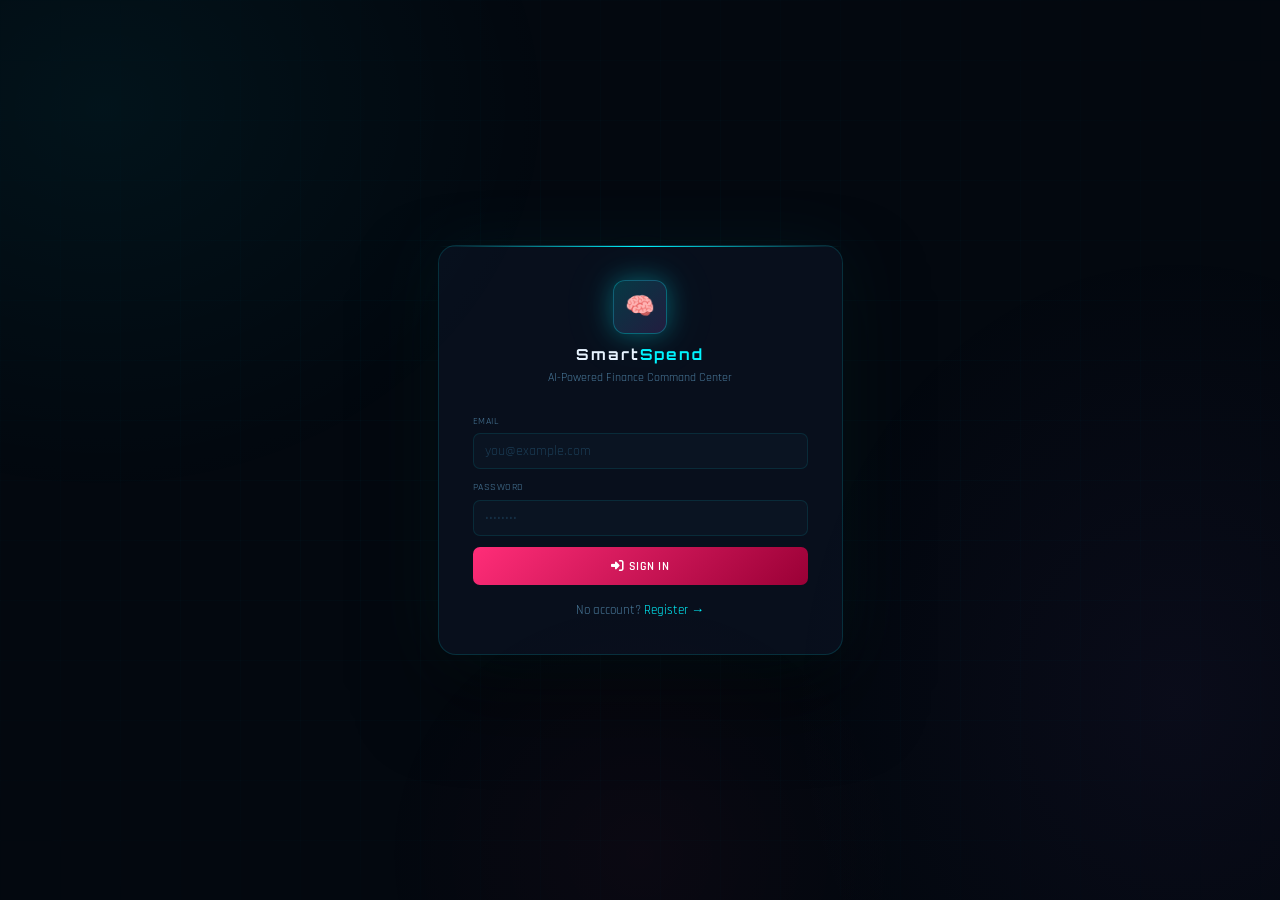
<file: templates/login.html>
<!DOCTYPE html><html lang="en"><head>
<meta charset="UTF-8"/><meta name="viewport" content="width=device-width,initial-scale=1"/>
<title>Login · SmartSpend AI</title>
<link rel="stylesheet" href="/static/css/theme.css"/>
<link href="https://cdnjs.cloudflare.com/ajax/libs/font-awesome/6.5.0/css/all.min.css" rel="stylesheet"/>
</head><body>
<div class="awrap">
  <div class="acard">
    <div class="alogo">
      <div class="amark">🧠</div>
      <h1>Smart<span>Spend</span></h1>
      <p>AI-Powered Finance Command Center</p>
    </div>
    <div id="msg" class="alert aerr"></div>
    <div class="fg"><label class="fl">Email</label><input type="email" class="fi" id="email" placeholder="you@example.com"/></div>
    <div class="fg"><label class="fl">Password</label><input type="password" class="fi" id="pw" placeholder="••••••••"/></div>
    <button class="btn bp" style="width:100%;justify-content:center;padding:11px" onclick="doLogin()"><i class="fas fa-sign-in-alt"></i> SIGN IN</button>
    <div style="text-align:center;margin-top:16px;font-size:.82rem;color:var(--txtd)">No account? <a href="/register" style="color:var(--cyan);text-decoration:none">Register →</a></div>
  </div>
</div>
<script>
async function doLogin(){
  const email=document.getElementById('email').value;
  const pw=document.getElementById('pw').value;
  const msg=document.getElementById('msg');
  msg.style.display='none';
  try{
    const r=await fetch('/api/login',{method:'POST',headers:{'Content-Type':'application/json'},body:JSON.stringify({email,password:pw})});
    const d=await r.json();
    if(r.ok){localStorage.setItem('token',d.token);localStorage.setItem('user',JSON.stringify(d.user));location.href='/dashboard';}
    else{msg.textContent=d.error||'Login failed';msg.style.display='block';}
  }catch(e){msg.textContent='Connection error';msg.style.display='block';}
}
document.addEventListener('keydown',e=>{if(e.key==='Enter')doLogin();});
if(localStorage.getItem('token'))location.href='/dashboard';
</script>
</body></html>
</file>
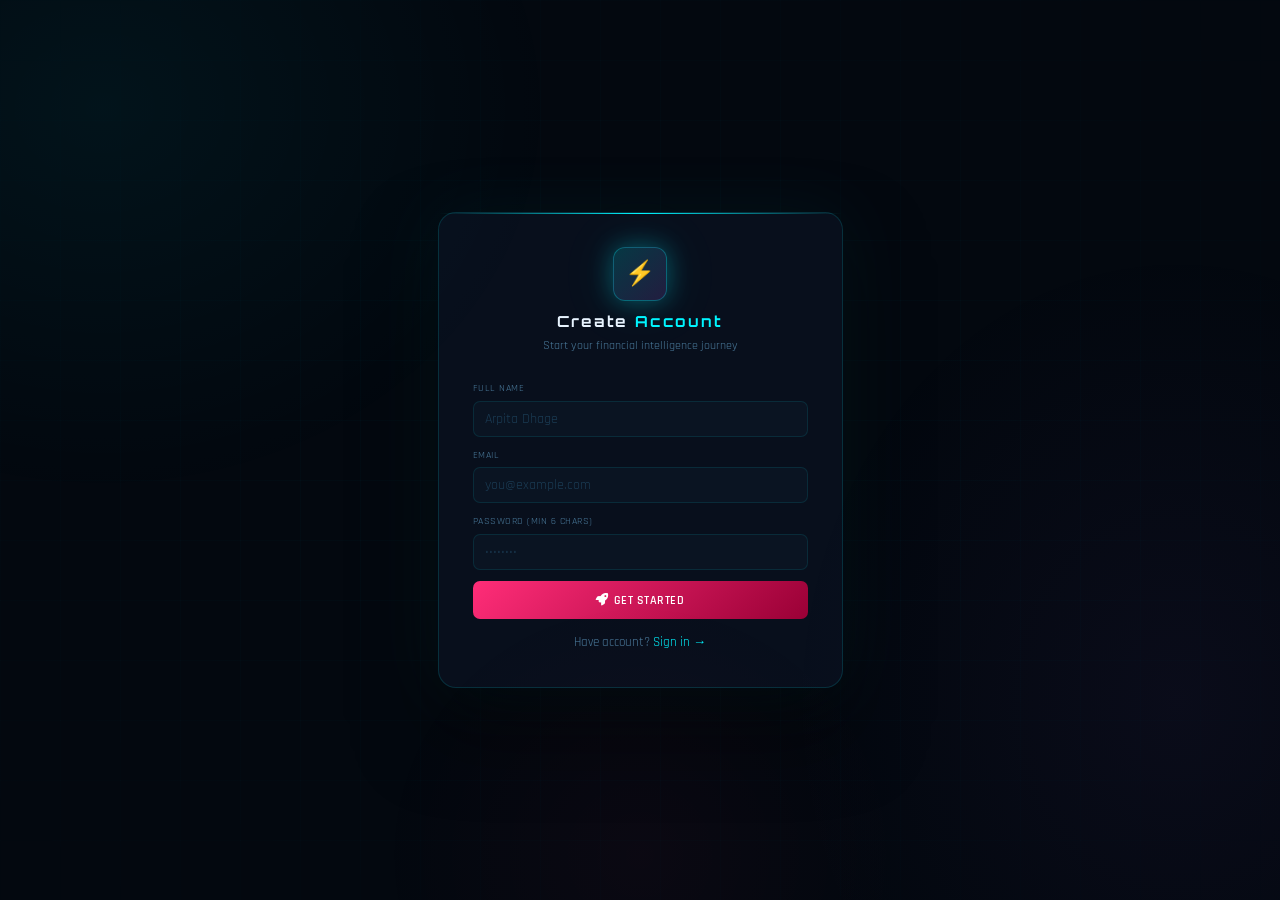
<file: templates/register.html>
<!DOCTYPE html><html lang="en"><head>
<meta charset="UTF-8"/><meta name="viewport" content="width=device-width,initial-scale=1"/>
<title>Register · SmartSpend AI</title>
<link rel="stylesheet" href="/static/css/theme.css"/>
<link href="https://cdnjs.cloudflare.com/ajax/libs/font-awesome/6.5.0/css/all.min.css" rel="stylesheet"/>
</head><body>
<div class="awrap">
  <div class="acard">
    <div class="alogo">
      <div class="amark">⚡</div>
      <h1>Create <span>Account</span></h1>
      <p>Start your financial intelligence journey</p>
    </div>
    <div id="msg" class="alert aerr"></div>
    <div class="fg"><label class="fl">Full Name</label><input type="text" class="fi" id="name" placeholder="Arpita Dhage"/></div>
    <div class="fg"><label class="fl">Email</label><input type="email" class="fi" id="email" placeholder="you@example.com"/></div>
    <div class="fg"><label class="fl">Password (min 6 chars)</label><input type="password" class="fi" id="pw" placeholder="••••••••"/></div>
    <button class="btn bp" style="width:100%;justify-content:center;padding:11px" onclick="doReg()"><i class="fas fa-rocket"></i> GET STARTED</button>
    <div style="text-align:center;margin-top:14px;font-size:.82rem;color:var(--txtd)">Have account? <a href="/login" style="color:var(--cyan);text-decoration:none">Sign in →</a></div>
  </div>
</div>
<script>
async function doReg(){
  const name=document.getElementById('name').value.trim();
  const email=document.getElementById('email').value.trim();
  const pw=document.getElementById('pw').value;
  const msg=document.getElementById('msg');
  if(!name||!email||!pw){msg.textContent='All fields required';msg.style.display='block';return;}
  try{
    const r=await fetch('/api/register',{method:'POST',headers:{'Content-Type':'application/json'},body:JSON.stringify({name,email,password:pw})});
    const d=await r.json();
    if(r.ok){localStorage.setItem('token',d.token);localStorage.setItem('user',JSON.stringify(d.user));location.href='/dashboard';}
    else{msg.textContent=d.error||'Registration failed';msg.style.display='block';}
  }catch(e){msg.textContent='Connection error';msg.style.display='block';}
}
document.addEventListener('keydown',e=>{if(e.key==='Enter')doReg();});
</script>
</body></html>
</file>
<file: static/css/theme.css>
@import url('https://fonts.googleapis.com/css2?family=Orbitron:wght@400;600;700;900&family=Rajdhani:wght@300;400;500;600;700&family=JetBrains+Mono:wght@400;600;700&display=swap');
:root{
  --bg:#03080F;--bg2:#060D18;--bgc:#080F1C;--bge:#0A1422;
  --cyan:#00F5FF;--pink:#FF2D78;--purple:#9B5DE5;--green:#00E676;--amber:#FFB800;
  --cdim:rgba(0,245,255,0.1);--pdim:rgba(255,45,120,0.1);--vdim:rgba(155,93,229,0.1);--gdim:rgba(0,230,118,0.1);--adim:rgba(255,184,0,0.1);
  --bdr:rgba(0,245,255,0.1);--bdrh:rgba(0,245,255,0.35);
  --txt:#E8F4FF;--txtd:#4A7A9B;--txtm:#1A3A52;
  --glow-c:0 0 24px rgba(0,245,255,0.3),0 0 60px rgba(0,245,255,0.1);
  --glow-p:0 0 24px rgba(255,45,120,0.3),0 0 60px rgba(255,45,120,0.1);
  --glow-g:0 0 24px rgba(0,230,118,0.3),0 0 60px rgba(0,230,118,0.1);
  --glow-a:0 0 24px rgba(255,184,0,0.3),0 0 60px rgba(255,184,0,0.1);
  --ffd:'Orbitron',monospace;--ffb:'Rajdhani',sans-serif;--ffm:'JetBrains Mono',monospace;
}
*,*::before,*::after{margin:0;padding:0;box-sizing:border-box}
html{scroll-behavior:smooth}
body{font-family:var(--ffb);background:var(--bg);color:var(--txt);min-height:100vh;overflow-x:hidden;font-size:15px;line-height:1.5}
body::before{content:'';position:fixed;inset:0;z-index:0;pointer-events:none;background-image:linear-gradient(rgba(0,245,255,0.02) 1px,transparent 1px),linear-gradient(90deg,rgba(0,245,255,0.02) 1px,transparent 1px);background-size:60px 60px;mask-image:radial-gradient(ellipse 80% 80% at 50% 50%,black 30%,transparent 100%)}
body::after{content:'';position:fixed;inset:0;z-index:0;pointer-events:none;background:radial-gradient(ellipse 700px 600px at 8% 12%,rgba(0,245,255,0.05) 0%,transparent 65%),radial-gradient(ellipse 600px 700px at 92% 78%,rgba(155,93,229,0.05) 0%,transparent 65%),radial-gradient(ellipse 400px 400px at 50% 95%,rgba(255,45,120,0.035) 0%,transparent 65%)}
.nav{position:sticky;top:0;z-index:1000;background:rgba(3,8,15,0.95);backdrop-filter:blur(20px);border-bottom:1px solid var(--bdr);padding:0 22px;height:52px;display:flex;align-items:center;justify-content:space-between}
.nav::after{content:'';position:absolute;bottom:0;left:0;right:0;height:1px;background:linear-gradient(90deg,transparent,rgba(0,245,255,0.45),transparent)}
.nav-brand{display:flex;align-items:center;gap:9px;text-decoration:none}
.nav-brand .ico{width:27px;height:27px;border-radius:7px;background:linear-gradient(135deg,var(--cyan),var(--purple));display:flex;align-items:center;justify-content:center;font-size:.82rem;box-shadow:var(--glow-c)}
.nav-brand .lbl{font-family:var(--ffd);font-size:.73rem;font-weight:700;letter-spacing:.1em;color:var(--txt)}
.nav-brand .lbl span{color:var(--cyan)}
.nav-links{display:flex;align-items:center;gap:2px}
.nav-links a{color:var(--txtd);text-decoration:none;font-size:.76rem;font-weight:500;padding:5px 11px;border-radius:6px;transition:all .2s;font-family:var(--ffb)}
.nav-links a:hover{color:var(--cyan);background:rgba(0,245,255,0.08)}
.nav-links a.active{color:var(--cyan);background:rgba(0,245,255,0.1);border:1px solid rgba(0,245,255,0.2)}
.btn-out{background:rgba(255,45,120,0.1);border:1px solid rgba(255,45,120,0.25);color:var(--pink);padding:5px 12px;border-radius:6px;cursor:pointer;font-size:.74rem;font-weight:600;font-family:var(--ffb);transition:all .2s;margin-left:7px}
.btn-out:hover{background:rgba(255,45,120,0.2);box-shadow:var(--glow-p)}
.pg{position:relative;z-index:1;max-width:1340px;margin:0 auto;padding:22px 18px}
.card{background:var(--bgc);border:1px solid var(--bdr);border-radius:13px;padding:17px;position:relative;overflow:hidden;transition:border-color .25s,box-shadow .25s}
.card::before{content:'';position:absolute;top:0;left:0;right:0;height:1px;background:linear-gradient(90deg,transparent,rgba(0,245,255,0.2),transparent)}
.card:hover{border-color:rgba(0,245,255,0.18)}
.hc:hover{box-shadow:0 0 28px rgba(0,245,255,0.07)}
.hp:hover{box-shadow:0 0 28px rgba(255,45,120,0.07)}
.hg:hover{box-shadow:0 0 28px rgba(0,230,118,0.07)}
.ha:hover{box-shadow:0 0 28px rgba(255,184,0,0.07)}
.sgrid{display:grid;grid-template-columns:repeat(auto-fit,minmax(155px,1fr));gap:10px;margin-bottom:18px}
.sc{background:var(--bgc);border:1px solid var(--bdr);border-radius:11px;padding:14px;transition:all .25s;position:relative;overflow:hidden}
.sc .bot{position:absolute;bottom:0;left:0;right:0;height:2px}
.sc:hover{transform:translateY(-2px)}
.slbl{font-size:.64rem;color:var(--txtd);text-transform:uppercase;letter-spacing:.08em;margin-bottom:5px;font-family:var(--ffb)}
.sval{font-family:var(--ffm);font-size:1.4rem;font-weight:700;line-height:1}
.ssub{font-size:.65rem;color:var(--txtd);margin-top:4px}
.btn{display:inline-flex;align-items:center;gap:6px;padding:8px 16px;border-radius:7px;border:none;font-size:.78rem;font-weight:600;cursor:pointer;font-family:var(--ffb);letter-spacing:.04em;transition:all .2s;text-decoration:none;white-space:nowrap}
.bc{background:rgba(0,245,255,0.1);border:1px solid rgba(0,245,255,0.25);color:var(--cyan)}
.bc:hover{background:rgba(0,245,255,0.18);box-shadow:var(--glow-c)}
.bp{background:linear-gradient(135deg,var(--pink),#9A0036);border:none;color:#fff}
.bp:hover{box-shadow:var(--glow-p);opacity:.92}
.bv{background:linear-gradient(135deg,var(--purple),#4A0080);border:none;color:#fff}
.bv:hover{opacity:.92;box-shadow:var(--glow-p)}
.bg2{background:rgba(0,230,118,0.1);border:1px solid rgba(0,230,118,0.25);color:var(--green)}
.bg2:hover{background:rgba(0,230,118,0.18);box-shadow:var(--glow-g)}
.bgh{background:transparent;border:1px solid var(--bdr);color:var(--txtd)}
.bgh:hover{border-color:var(--bdrh);color:var(--txt)}
.fg{margin-bottom:11px}
.fl{display:block;font-size:.65rem;color:var(--txtd);margin-bottom:4px;text-transform:uppercase;letter-spacing:.05em}
.fi,.fs{width:100%;padding:8px 11px;background:var(--bge);border:1px solid var(--bdr);border-radius:7px;color:var(--txt);font-size:.85rem;font-family:var(--ffb);transition:all .2s}
.fi::placeholder{color:var(--txtm)}
.fi:focus,.fs:focus{outline:none;border-color:var(--cyan);box-shadow:0 0 0 3px rgba(0,245,255,0.07)}
.fs option{background:var(--bge)}
textarea.fi{resize:vertical;min-height:72px}
.mbg{display:none;position:fixed;inset:0;background:rgba(3,8,15,0.88);backdrop-filter:blur(12px);z-index:2000;align-items:center;justify-content:center;padding:14px}
.mbg.open{display:flex;animation:fadeIn .18s ease}
.modal{background:var(--bgc);border:1px solid rgba(0,245,255,0.18);border-radius:16px;padding:24px;width:100%;max-width:500px;position:relative;max-height:91vh;overflow-y:auto;box-shadow:0 0 80px rgba(0,245,255,0.06),0 40px 80px rgba(0,0,0,0.6)}
.modal::before{content:'';position:absolute;top:0;left:0;right:0;height:1px;background:linear-gradient(90deg,transparent,var(--cyan),transparent);border-radius:16px 16px 0 0}
.mtitle{font-family:var(--ffd);font-size:.75rem;letter-spacing:.12em;color:var(--cyan);margin-bottom:16px}
.mclose{position:absolute;top:11px;right:13px;background:none;border:none;color:var(--txtd);font-size:1.2rem;cursor:pointer;line-height:1;transition:color .2s}
.mclose:hover{color:var(--pink)}
.tbar{display:flex;gap:2px;background:var(--bge);border-radius:8px;padding:3px;margin-bottom:15px;border:1px solid var(--bdr)}
.tbtn{flex:1;padding:6px 8px;border-radius:6px;border:none;background:transparent;color:var(--txtd);font-size:.68rem;font-weight:600;cursor:pointer;font-family:var(--ffb);letter-spacing:.02em;transition:all .2s}
.tbtn.active{background:rgba(0,245,255,0.14);color:var(--cyan);border:1px solid rgba(0,245,255,0.2)}
.tpane{display:none}
.tpane.active{display:block}
.bdg{display:inline-flex;align-items:center;gap:3px;padding:2px 8px;border-radius:20px;font-size:.67rem;font-weight:600;font-family:var(--ffb)}
.bc2{background:rgba(0,245,255,0.09);color:var(--cyan);border:1px solid rgba(0,245,255,0.2)}
.bp2{background:rgba(255,45,120,0.09);color:var(--pink);border:1px solid rgba(255,45,120,0.2)}
.bg3{background:rgba(0,230,118,0.09);color:var(--green);border:1px solid rgba(0,230,118,0.2)}
.ba2{background:rgba(255,184,0,0.09);color:var(--amber);border:1px solid rgba(255,184,0,0.2)}
.bv2{background:rgba(155,93,229,0.09);color:var(--purple);border:1px solid rgba(155,93,229,0.2)}
.pt{height:5px;background:var(--bge);border-radius:3px;overflow:hidden}
.pf{height:100%;border-radius:3px;background:linear-gradient(90deg,var(--cyan),var(--purple));box-shadow:0 0 7px rgba(0,245,255,0.3);transition:width .5s ease}
.sl{font-family:var(--ffd);font-size:.6rem;font-weight:700;color:var(--txtd);text-transform:uppercase;letter-spacing:.12em;margin-bottom:11px;display:flex;align-items:center;gap:7px}
.sl::after{content:'';flex:1;height:1px;background:linear-gradient(90deg,var(--bdr),transparent)}
.hmg{display:flex;flex-wrap:wrap;gap:2px}
.hmc{width:10px;height:10px;border-radius:2px;background:var(--bge);border:1px solid rgba(0,245,255,0.03);transition:transform .1s;cursor:default}
.hmc:hover{transform:scale(1.4);z-index:1}
.hmc.g1{background:rgba(0,230,118,0.2)}
.hmc.g2{background:rgba(0,230,118,0.5);box-shadow:0 0 3px rgba(0,230,118,0.25)}
.hmc.g3{background:rgba(0,230,118,0.85);box-shadow:0 0 5px rgba(0,230,118,0.45)}
.hmc.rd{background:rgba(255,45,120,0.3)}
.toast{position:fixed;bottom:18px;right:18px;background:var(--bge);border:1px solid var(--cyan);color:var(--txt);padding:10px 15px;border-radius:8px;z-index:9999;display:none;font-size:.8rem;box-shadow:var(--glow-c);animation:slideUp .22s ease}
.toast.err{border-color:var(--pink);box-shadow:var(--glow-p)}
.toast.ok{border-color:var(--green);box-shadow:var(--glow-g)}
.tbl{width:100%;border-collapse:collapse}
.tbl th{padding:8px 11px;text-align:left;font-size:.61rem;color:var(--txtd);text-transform:uppercase;letter-spacing:.08em;border-bottom:1px solid var(--bdr);font-family:var(--ffd)}
.tbl td{padding:9px 11px;font-size:.82rem;border-bottom:1px solid rgba(0,245,255,0.03)}
.tbl tr:hover td{background:rgba(0,245,255,0.015)}
.gc{color:var(--cyan);text-shadow:0 0 12px rgba(0,245,255,0.5)}
.gp{color:var(--pink);text-shadow:0 0 12px rgba(255,45,120,0.5)}
.gg{color:var(--green);text-shadow:0 0 12px rgba(0,230,118,0.5)}
.ga{color:var(--amber);text-shadow:0 0 12px rgba(255,184,0,0.5)}
.gv{color:var(--purple);text-shadow:0 0 12px rgba(155,93,229,0.5)}
.alert{padding:9px 12px;border-radius:7px;font-size:.79rem;display:none;margin-bottom:10px}
.aerr{background:rgba(255,45,120,.08);border:1px solid rgba(255,45,120,.28);color:#FF8FAB}
.aok{background:rgba(0,230,118,.08);border:1px solid rgba(0,230,118,.28);color:#69F0AE}
.uz{border:2px dashed var(--bdr);border-radius:10px;padding:22px;text-align:center;cursor:pointer;transition:all .25s;background:var(--bge)}
.uz:hover{border-color:var(--cyan);background:rgba(0,245,255,0.04);box-shadow:var(--glow-c)}
.uz i{font-size:1.7rem;color:var(--txtd);display:block;margin-bottom:5px}
.awrap{min-height:100vh;display:flex;align-items:center;justify-content:center;padding:20px}
.acard{background:var(--bgc);border:1px solid rgba(0,245,255,0.14);border-radius:18px;padding:34px;width:100%;max-width:405px;position:relative;box-shadow:0 0 70px rgba(0,245,255,0.05),0 40px 80px rgba(0,0,0,0.5)}
.acard::before{content:'';position:absolute;top:0;left:0;right:0;height:1px;background:linear-gradient(90deg,transparent,var(--cyan),transparent);border-radius:18px 18px 0 0}
.alogo{text-align:center;margin-bottom:26px}
.amark{width:54px;height:54px;border-radius:12px;background:linear-gradient(135deg,rgba(0,245,255,0.18),rgba(155,93,229,0.18));border:1px solid rgba(0,245,255,0.28);display:flex;align-items:center;justify-content:center;font-size:1.5rem;margin:0 auto 10px;box-shadow:var(--glow-c)}
.alogo h1{font-family:var(--ffd);font-size:.95rem;letter-spacing:.12em}
.alogo h1 span{color:var(--cyan)}
.alogo p{color:var(--txtd);font-size:.76rem;margin-top:3px}
.col2{display:grid;grid-template-columns:1fr 1fr;gap:13px}
.col3{display:grid;grid-template-columns:1fr 1fr 1fr;gap:13px}
.sidebar{display:grid;grid-template-columns:1fr 290px;gap:15px;align-items:start}
@media(max-width:1000px){.sidebar{grid-template-columns:1fr}}
@media(max-width:768px){.nav-links a:not(.active){display:none}.sgrid{grid-template-columns:1fr 1fr}.col2,.col3{grid-template-columns:1fr!important}}
.empty{text-align:center;padding:34px 14px;color:var(--txtd)}
.empty i{font-size:1.7rem;display:block;margin-bottom:8px;opacity:.3}
.sprow{display:flex;gap:7px;align-items:center;margin-bottom:7px}
@keyframes fadeIn{from{opacity:0}to{opacity:1}}
@keyframes slideUp{from{transform:translateY(11px);opacity:0}to{transform:translateY(0);opacity:1}}
</file>
